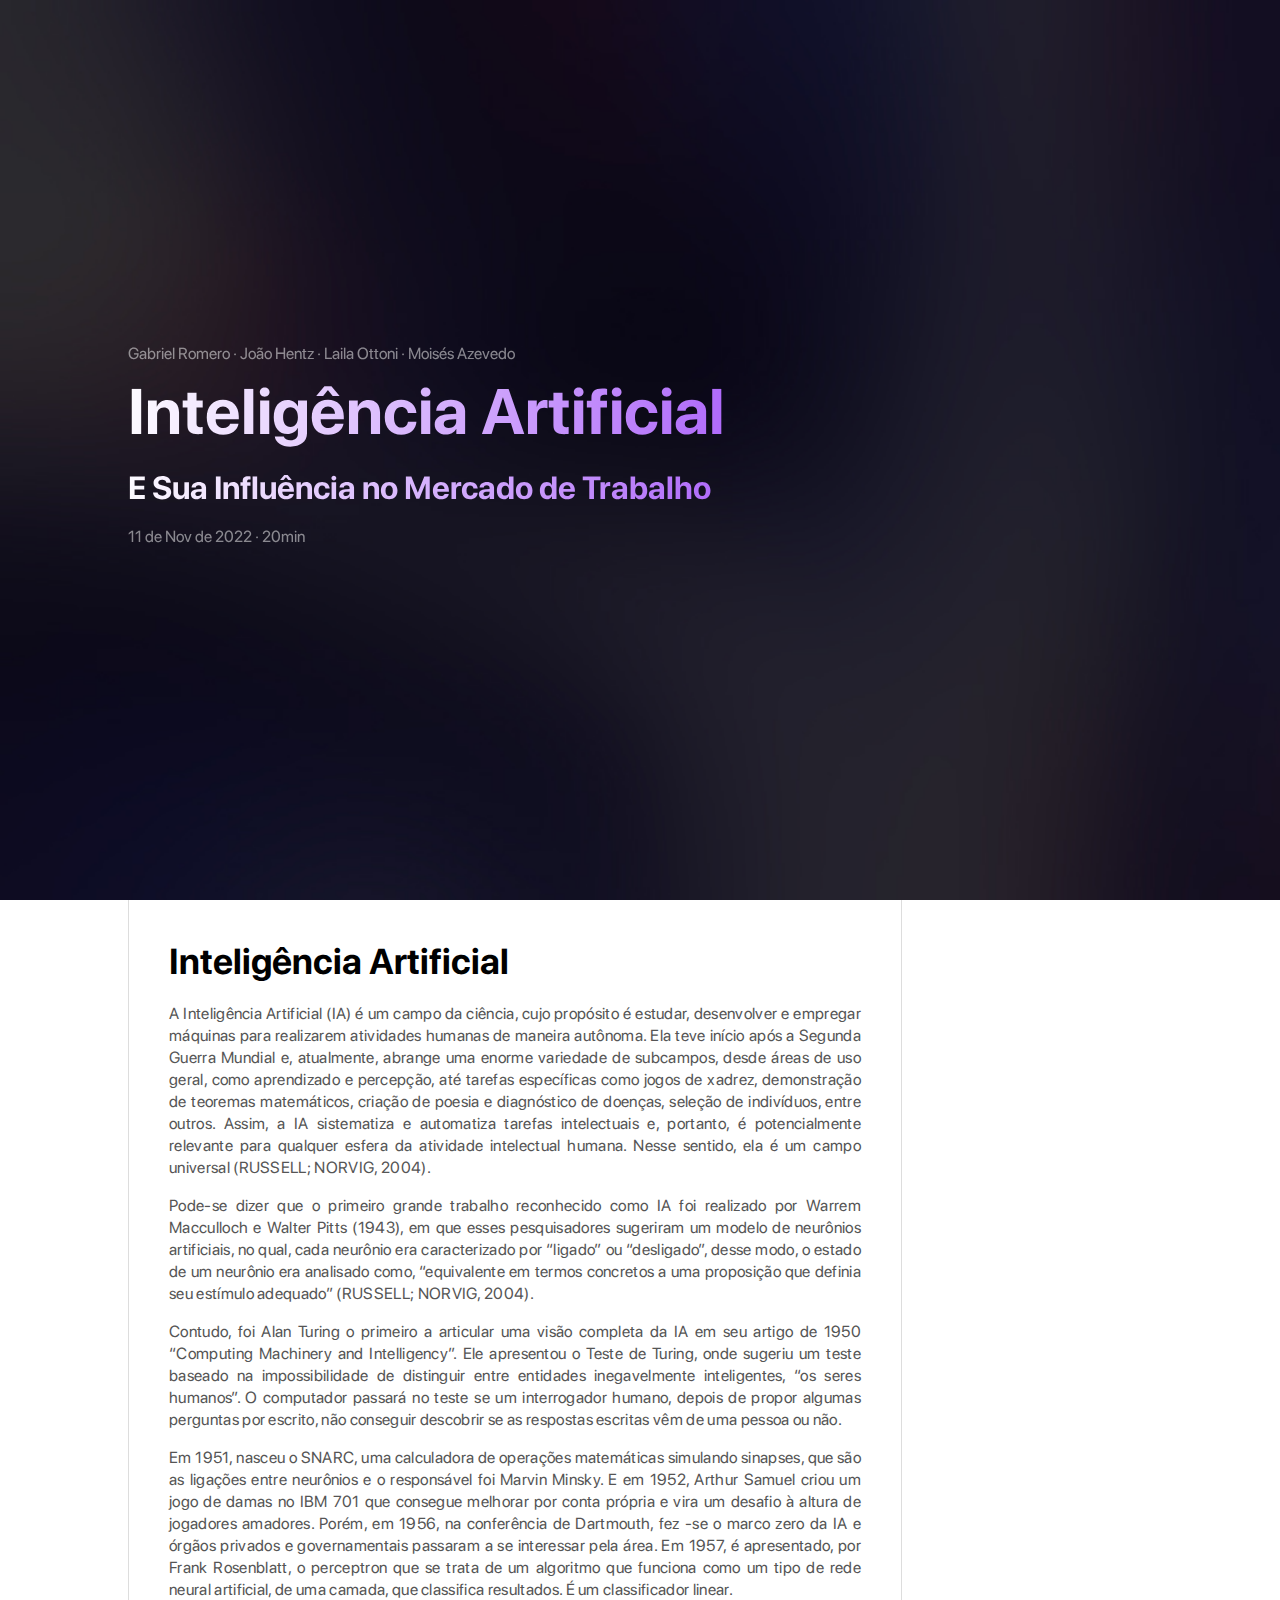
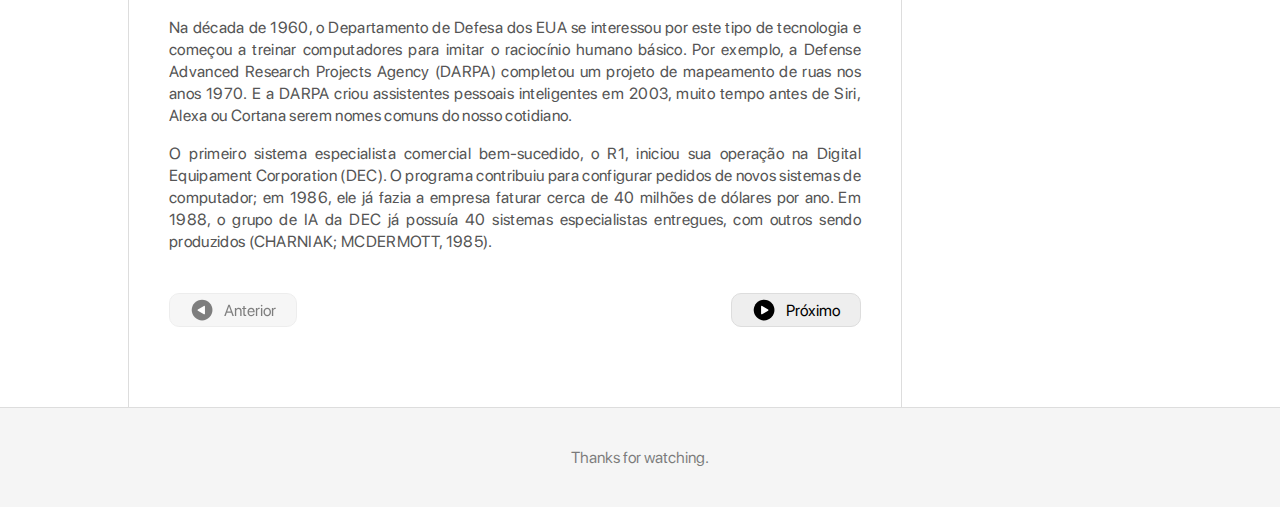
<file: index.html>
<!DOCTYPE html>
<html lang="en">

<head>
  <meta charset="UTF-8" />
  <meta http-equiv="X-UA-Compatible" content="IE=edge" />
  <meta name="viewport" content="width=device-width, initial-scale=1.0" />
  <link rel="preconnect" href="https://fonts.googleapis.com" />
  <link rel="preconnect" href="https://fonts.gstatic.com" crossorigin />
  <link href="https://fonts.googleapis.com/css2?family=Zen+Antique&display=swap" rel="stylesheet" />
  <link rel="stylesheet" href="style.css">
  <title>Trabalho de FTI - I.A</title>
</head>

<body>
  <header class="fluid">
    <div class="container">
      <div class="header-content">
        <p class="attribuition">Gabriel Romero · João Hentz · Laila Ottoni · Moisés Azevedo</p>
        <div class="title">
          <h1>Inteligência Artificial</h1>
          <h2>E Sua Influência no Mercado de Trabalho</h2>
        </div>
        <p class="attribuition">11 de Nov de 2022 · 20min</p>
      </div>
    </div>
  </header>
  <main>
    <div class="container">
      <article id="top">
       
        
        <div class="controls">
          <a class="prev nav-btn" href="#top"><img src="./assets/arrow-left.svg" alt="imagem indicando navegação para o anterior"> Anterior</button>
          <a class="next nav-btn" href="#top"><img src="./assets/arrow-right.svg" alt="imagem indicando navegação para o proximo"> Próximo</a>
        </div>
      </article>
      <aside>
        <ul class="profiles-list">

          <li class="profile">
            <div class="profile-pic">GR</div>
            <strong>Gabriel Romero</strong>
            <q cite="Oscar Wild">Parece sempre impossível até que seja feito.</q>
          </li>
          <li class="profile">
            <div class="profile-pic">JH</div>
            <strong>João Hentz</strong>
            <q cite="Oscar Wild">Be yourself; everyone else is already taken.</q>
          </li>
          <li class="profile">
            <div class="profile-pic">LO</div>
            <strong>Laila Ottoni</strong>
            <q cite="Oscar Wild">Be yourself; everyone else is already taken.</q>
          </li>
          <li class="profile">
            <div class="profile-pic"><img src="./assets/moises.jpg" alt="Foto de Moisés" title="Foto de Moisés"></div>
            <strong>Moisés Azevedo</strong>
            <q cite="Oscar Wild">A viagem é a recompensa 🎈.</q>
          </li>
        </ul>
      </aside>
    </div>
  </main>
  <footer>
    <div class="container">
      <p>Thanks for watching.</p>
    </div>
  </footer>

  <script src="./script.js"></script>
</body>

</html>
</file>
<file: style.css>
@font-face {
  font-family: 'san francisco';
  src: url(./sf/SF-Pro-Display-Regular.otf);
  font-style: normal;
  font-weight: 400;
}

@font-face {
  font-family: 'san francisco';
  src: url(./sf/SF-Pro-Display-Bold.otf);
  font-style: normal;
  font-weight: 700;
}

* {
  padding: 0;
  margin: 0;
  box-sizing: border-box;
}
html {
  font-size: 62.5%;
  scroll-behavior: smooth;
}
body {
  font-size: 1.6rem;
  font-family: 'san francisco', sans-serif;

}
h1 {
  font-size: 3.6rem;
}
h1, h2, h3, strong {
}
h1, h2, h3 {
  margin-bottom: 2rem;
}

ul, ol, menu {
  list-style: none;
  padding-inline-start: 0;
}

.title {
  background: linear-gradient(92.05deg, #FFFFFF -1.71%, #7700F7 101.18%);
-webkit-background-clip: text;
-webkit-text-fill-color: transparent;
background-clip: text;
text-fill-color: transparent;

}
.title h1 {
  font-size: 6.4rem;
}
.title h2 {
  font-size: 3.2rem;

}
.container {
  max-width: 1024px;
  margin: 0 auto;
}
.fluid {
  max-width: 100vw;
}
.attribuition {
  opacity: .5;
  margin-bottom: 1rem;
}
header {
  background-image: url(./assets/hero-bg.jpg);
  background-size: cover;
  background-repeat: no-repeat;
  height: 100vh;
  color: white;
  display: flex;
  align-items: center;
}
header .container {
  flex: 1;
}
main .container {
  display: grid;
  grid-template-columns: 1fr 250px;
}
aside {
  display: none;
}
article,aside {
  border-left: 1px solid #ddd;
  border-right: 1px solid #ddd;
  padding: 4rem;
}
aside q, article p {
  color: #555;
}
article p {
  line-height: 22px;
  letter-spacing: 0.02em;
  text-align: justify;
  margin-bottom: 1.6rem;
}

article img.article-img {
  width: 100%;
  border: 1px solid #ddd;
  border-radius: 10px;
  margin-bottom: 1.6rem;
}
figcaption {
  opacity: .5;
}
article div {
  margin-bottom: 4rem;
  transition: ease-in .2s;
}
.profiles-list {
  display: flex;
  flex-direction: column;
  gap: 2rem;
}
.profile {
  display: flex;
  flex-direction: column;
  gap: .6rem;
}
.profile-pic {
  height: 50px;
  width: 50px;
  border-radius: 50px;
  border: 1px solid #ddd;
  display: flex;
  align-items: center;
  justify-content: center;
}

.profile-pic img {
  width: 100%;
  border-radius: 50%;
}
blockquote {
  margin-bottom: 2rem;
}
footer {
  background-color: #f5f5f5;
  color: rgba(0, 0, 0, 0.5);
  padding: 4rem;
  border-top: 1px solid #ddd;
  text-align: center;
} 
@media (max-width: 1024px) {
  header {
    padding: 4rem;
  }
  .title h1 {
    font-size: 4.8rem;
  }
  .title h2 {
    font-size: 2.4rem;
  }
  main .container{
    grid-template-columns: 1fr;
  }
  main aside {
    display: none;
  }
}


::-webkit-scrollbar {
  width: 10px;
}

::-webkit-scrollbar-track {
  background: #333;
}

::-webkit-scrollbar-thumb {
  background: linear-gradient(#7700f76e, transparent);
  border: 2px solid #333;
  border-radius: 1rem;
  transition: all 0.2s;
}

::-webkit-scrollbar-thumb:hover {
  background: linear-gradient(#7700f7, transparent);
}
.controls {
  width: 100%;
  display: flex;
  align-items: center;
  justify-content: space-between;
  gap: 2rem;
}

.nav-btn {
  padding: .4rem 2rem;
  background-color: #eee;
  border: 1px solid #ddd;
  border-radius: 1rem;
  text-decoration: none;
   color: black;
   display: flex;
   align-items: center;
   justify-content: space-between;
   gap: 1rem;
   transition: all .2s;
}

.nav-btn img {
  width: 24px;
  height: 24px;
  border: none;
}
.nav-btn:hover {
  background: linear-gradient(94.73deg, #EEEEEE 0%, #ecdbff 100%);
  box-shadow: 0px 4px 16px rgba(20, 0, 41, 0.434);
  transition: all .2s;

}

.nav-btn.not-allowed {
  opacity: .5;
  cursor: none;
}

.nav-btn.not-allowed:hover {
  background: #eee;
  box-shadow: none;
}
</file>
